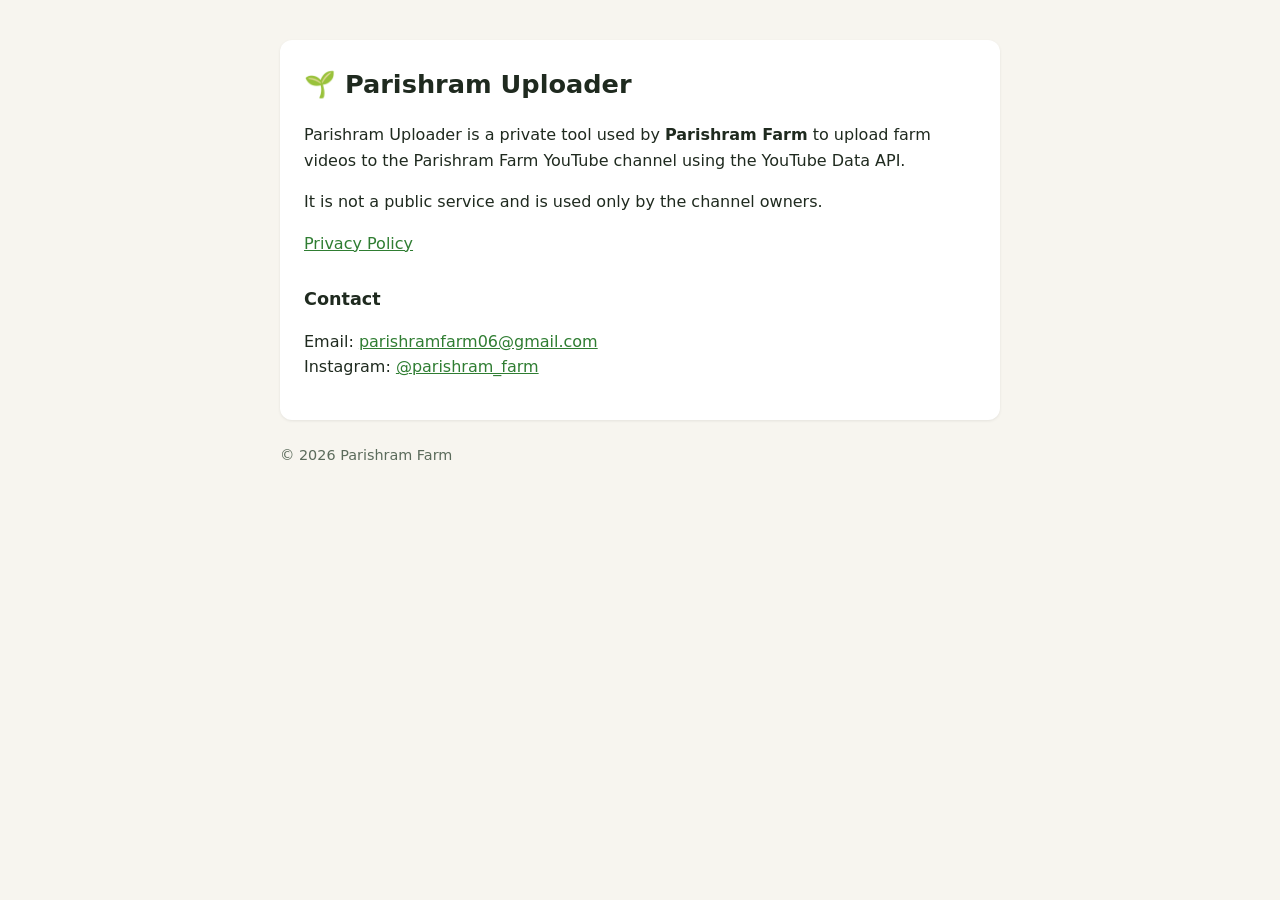
<file: index.html>
<!doctype html>
<html lang="en"><head><meta charset="utf-8"><meta name="viewport" content="width=device-width,initial-scale=1">
<title>Parishram Uploader</title><link rel="stylesheet" href="style.css"></head>
<body><main><div class="card">
<h1>🌱 Parishram Uploader</h1>
<p>Parishram Uploader is a private tool used by <strong>Parishram Farm</strong> to upload farm videos to the Parishram Farm YouTube channel using the YouTube Data API.</p>
<p>It is not a public service and is used only by the channel owners.</p>
<p><a href="privacy.html">Privacy Policy</a></p>
<h2>Contact</h2>
<p>Email: <a href="mailto:parishramfarm06@gmail.com">parishramfarm06@gmail.com</a><br>Instagram: <a href="https://www.instagram.com/parishram_farm/">@parishram_farm</a></p>
</div><footer>© 2026 Parishram Farm</footer></main></body></html>
</file>
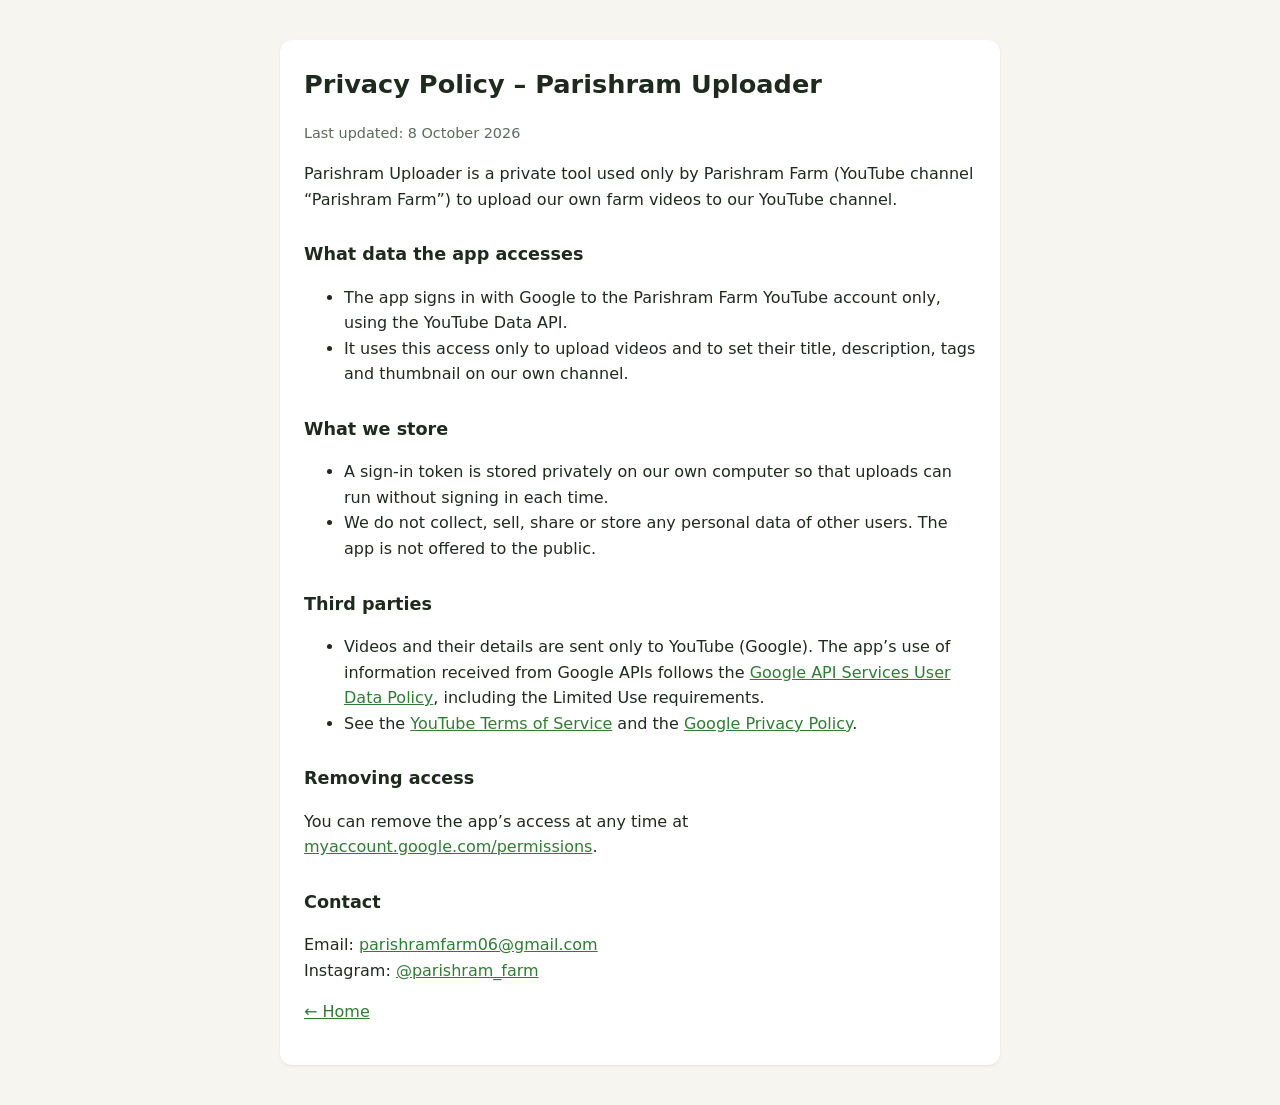
<file: privacy.html>
<!doctype html>
<html lang="en"><head><meta charset="utf-8"><meta name="viewport" content="width=device-width,initial-scale=1">
<title>Privacy Policy – Parishram Uploader</title><link rel="stylesheet" href="style.css"></head>
<body><main><div class="card">
<h1>Privacy Policy – Parishram Uploader</h1>
<p class="muted">Last updated: 8 October 2026</p>
<p>Parishram Uploader is a private tool used only by Parishram Farm (YouTube channel “Parishram Farm”) to upload our own farm videos to our YouTube channel.</p>
<h2>What data the app accesses</h2>
<ul><li>The app signs in with Google to the Parishram Farm YouTube account only, using the YouTube Data API.</li>
<li>It uses this access only to upload videos and to set their title, description, tags and thumbnail on our own channel.</li></ul>
<h2>What we store</h2>
<ul><li>A sign-in token is stored privately on our own computer so that uploads can run without signing in each time.</li>
<li>We do not collect, sell, share or store any personal data of other users. The app is not offered to the public.</li></ul>
<h2>Third parties</h2>
<ul><li>Videos and their details are sent only to YouTube (Google). The app’s use of information received from Google APIs follows the <a href="https://developers.google.com/terms/api-services-user-data-policy">Google API Services User Data Policy</a>, including the Limited Use requirements.</li>
<li>See the <a href="https://www.youtube.com/t/terms">YouTube Terms of Service</a> and the <a href="https://policies.google.com/privacy">Google Privacy Policy</a>.</li></ul>
<h2>Removing access</h2>
<p>You can remove the app’s access at any time at <a href="https://myaccount.google.com/permissions">myaccount.google.com/permissions</a>.</p>
<h2>Contact</h2>
<p>Email: <a href="mailto:parishramfarm06@gmail.com">parishramfarm06@gmail.com</a><br>Instagram: <a href="https://www.instagram.com/parishram_farm/">@parishram_farm</a></p>
<p><a href="index.html">← Home</a></p>
</div></main></body></html>
</file>
<file: style.css>
:root{--bg:#f7f5ef;--fg:#1f2a1f;--muted:#5b6b5b;--accent:#2f7d32;--card:#fff}
@media (prefers-color-scheme:dark){:root{--bg:#141a14;--fg:#e8efe8;--muted:#a3b3a3;--accent:#7ccf80;--card:#1d251d}}
body{margin:0;background:var(--bg);color:var(--fg);font:16px/1.6 system-ui,-apple-system,Segoe UI,Roboto,sans-serif}
main{max-width:720px;margin:0 auto;padding:40px 16px}
.card{background:var(--card);border-radius:12px;padding:24px;box-shadow:0 1px 3px rgba(0,0,0,.08)}
h1{margin-top:0;font-size:1.6rem}h2{font-size:1.1rem;margin-top:1.6em}
a{color:var(--accent)}p.muted,footer{color:var(--muted);font-size:.9rem}footer{margin-top:24px}
</file>
